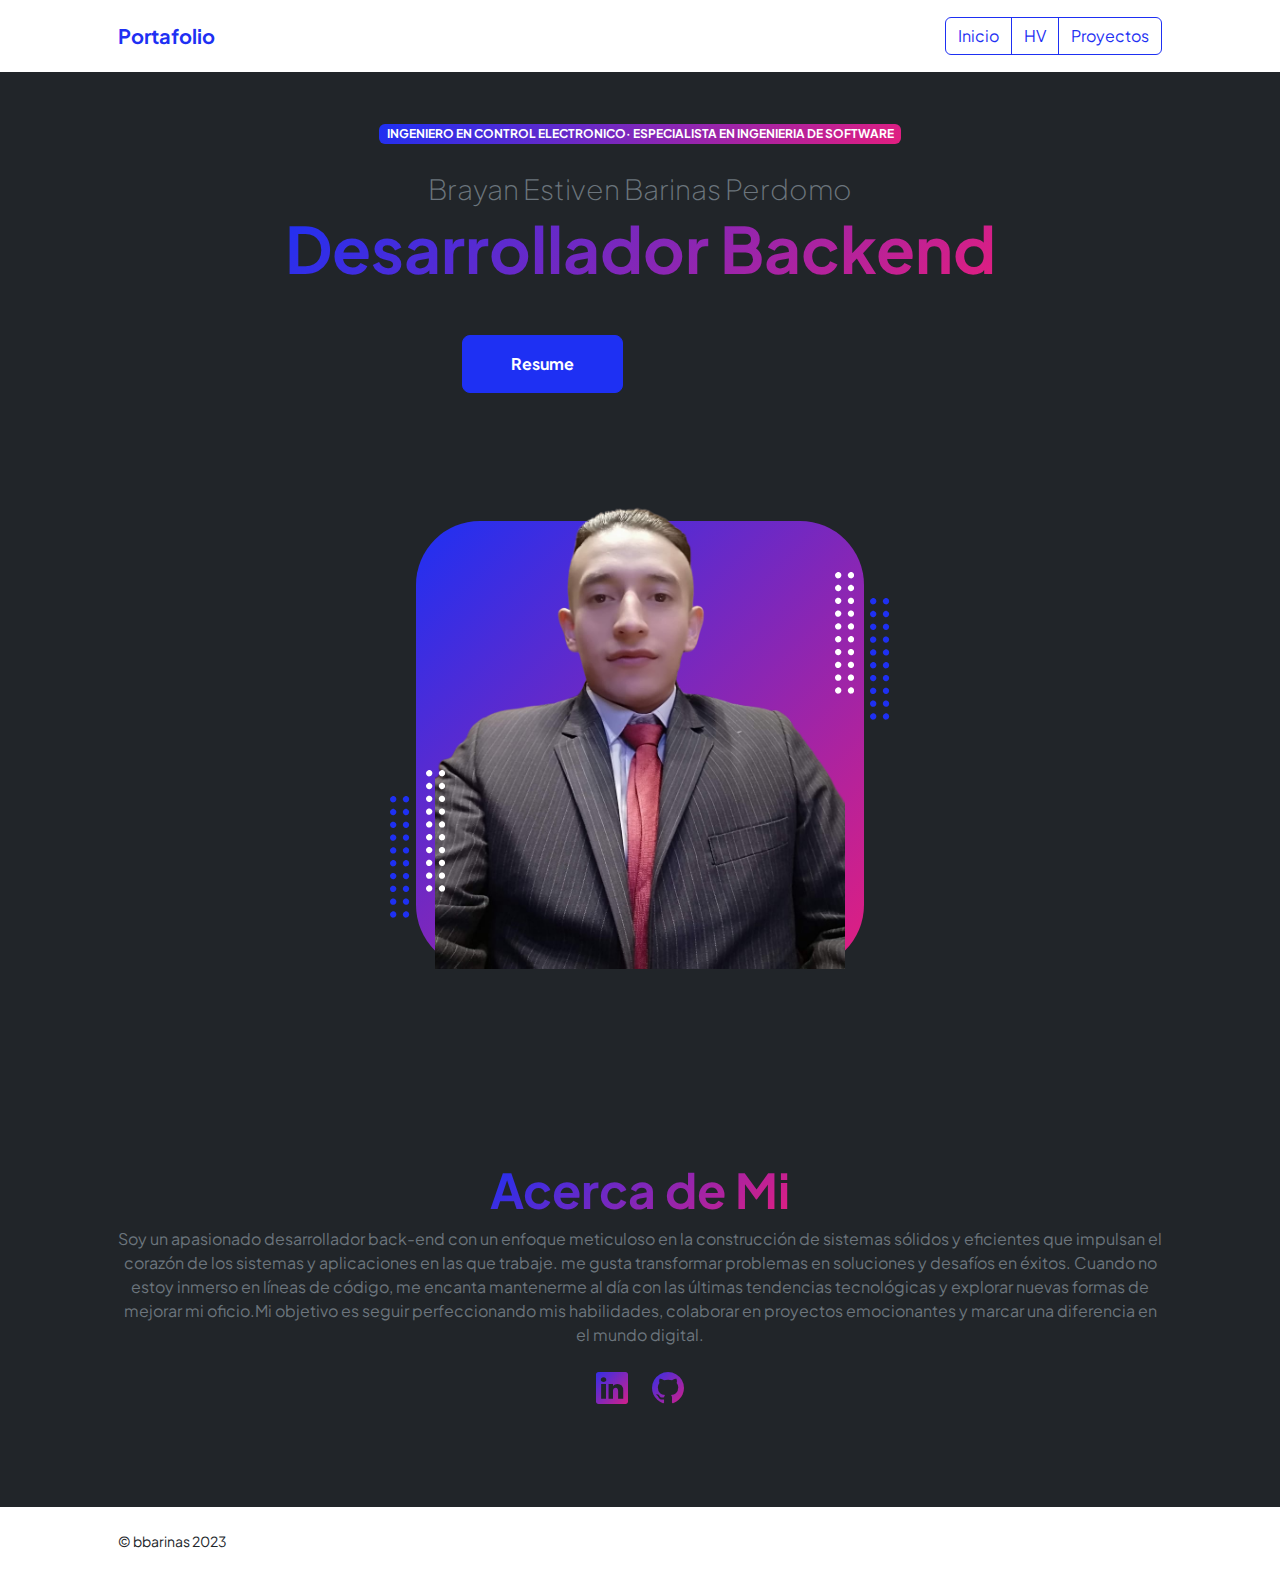
<file: index.html>
<!DOCTYPE html>
<html lang="en">
    <head>
        <meta charset="utf-8" />
        <meta name="viewport" content="width=device-width, initial-scale=1, shrink-to-fit=no" />
        <meta name="description" content="" />
        <meta name="author" content="" />
        <title>Personal - Start Bootstrap Theme</title>
        <!-- Favicon-->
        <link rel="icon" type="image/x-icon" href="assets/favicon.ico" />
        <!-- Custom Google font-->
        <link rel="preconnect" href="https://fonts.googleapis.com" />
        <link rel="preconnect" href="https://fonts.gstatic.com" crossorigin />
        <link href="https://fonts.googleapis.com/css2?family=Plus+Jakarta+Sans:wght@100;200;300;400;500;600;700;800;900&amp;display=swap" rel="stylesheet" />
        <!-- Bootstrap icons-->
        <link href="https://cdn.jsdelivr.net/npm/bootstrap-icons@1.8.1/font/bootstrap-icons.css" rel="stylesheet" />
        <!-- Core theme CSS (includes Bootstrap)-->
        <link href="css/styles.css" rel="stylesheet" />
    </head>
    <body class="bg-dark d-flex flex-column h-100">
        <main class="flex-shrink-0">
            <!-- Navigation-->
            <nav class="navbar navbar-expand-lg navbar-light bg-white py-3">
                <div class="container px-5">
                    <a class="navbar-brand" href="index.html"><span class="fw-bolder text-primary">Portafolio</span></a>
                    <button class="navbar-toggler" type="button" data-bs-toggle="collapse" data-bs-target="#navbarSupportedContent" aria-controls="navbarSupportedContent" aria-expanded="false" aria-label="Toggle navigation"><span class="navbar-toggler-icon"></span></button>
                    <div class=" collapse navbar-collapse" id="navbarSupportedContent">
                        <div class="btn-group navbar-nav ms-auto mb-2 mb-lg-0 small fw-bolder"" role="group" aria-label="Basic outlined example">
                            <a class="btn btn-outline-primary" href="index.html">Inicio</a>
                            <a class="btn btn-outline-primary" href="resume.html">HV</a>
                            <a class="btn btn-outline-primary" href="projects.html">Proyectos</a>
                           
                          </div>
                    </div>
                </div>
            </nav>
            <!-- Header-->
            <header class="py-5">
                <div class="container px-5 pb-5">
                    <div class="row gx-5 align-items-center">
                        <div class="col-xxl-5">
                            <!-- Header text content-->
                            <div class="text-center text-xxl-start">
                                <div class="badge bg-gradient-primary-to-secondary text-white mb-4"><div class="text-uppercase"> Ingeniero en control electronico&middot; Especialista en ingenieria de Software</div></div>
                                <div class="fs-3 fw-light text-muted">Brayan Estiven Barinas Perdomo</div>
                                <h1 class="display-3 fw-bolder mb-5"><span class="text-gradient d-inline">Desarrollador Backend </span></h1>
                                <div class="d-grid gap-3 d-sm-flex justify-content-sm-center justify-content-xxl-start mb-3">
                                    <a class="btn btn-primary btn-lg px-5 py-3 me-sm-3 fs-6 fw-bolder" href="resume.html">Resume</a>
                                    <a class="btn btn-outline-dark btn-lg px-5 py-3 fs-6 fw-bolder" href="projects.html">Projects</a>
                                </div>
                            </div>
                        </div>
                        <div class="col-xxl-7">
                            <!-- Header profile picture-->
                            <div class="d-flex justify-content-center mt-5 mt-xxl-0">
                                <div class="profile bg-gradient-primary-to-secondary">
                                    <!-- TIP: For best results, use a photo with a transparent background like the demo example below-->
                                    <!-- Watch a tutorial on how to do this on YouTube (link)-->
                                    <img class="profile-img img-fluid" src="assets/bebp.png" alt="..." width="410px" />
                                    <div class="dots-1">
                                        <!-- SVG Dots-->
                                        <svg version="1.1" xmlns="http://www.w3.org/2000/svg" xmlns:xlink="http://www.w3.org/1999/xlink" x="0px" y="0px" viewBox="0 0 191.6 1215.4" style="enable-background: new 0 0 191.6 1215.4" xml:space="preserve">
                                            <g transform="translate(0.000000,1280.000000) scale(0.100000,-0.100000)">
                                                <path d="M227.7,12788.6c-105-35-200-141-222-248c-43-206,163-412,369-369c155,32,275,190,260,339c-11,105-90,213-190,262        C383.7,12801.6,289.7,12808.6,227.7,12788.6z"></path>
                                                <path d="M1507.7,12788.6c-151-50-253-216-222-362c25-119,136-230,254-255c194-41,395,142,375,339c-11,105-90,213-190,262        C1663.7,12801.6,1569.7,12808.6,1507.7,12788.6z"></path>
                                                <path d="M227.7,11508.6c-105-35-200-141-222-248c-43-206,163-412,369-369c155,32,275,190,260,339c-11,105-90,213-190,262        C383.7,11521.6,289.7,11528.6,227.7,11508.6z"></path>
                                                <path d="M1507.7,11508.6c-151-50-253-216-222-362c25-119,136-230,254-255c194-41,395,142,375,339c-11,105-90,213-190,262        C1663.7,11521.6,1569.7,11528.6,1507.7,11508.6z"></path>
                                                <path d="M227.7,10228.6c-105-35-200-141-222-248c-43-206,163-412,369-369c155,32,275,190,260,339c-11,105-90,213-190,262        C383.7,10241.6,289.7,10248.6,227.7,10228.6z"></path>
                                                <path d="M1507.7,10228.6c-105-35-200-141-222-248c-43-206,163-412,369-369c155,32,275,190,260,339c-11,105-90,213-190,262        C1663.7,10241.6,1569.7,10248.6,1507.7,10228.6z"></path>
                                                <path d="M227.7,8948.6c-105-35-200-141-222-248c-43-206,163-412,369-369c155,32,275,190,260,339c-11,105-90,213-190,262        C383.7,8961.6,289.7,8968.6,227.7,8948.6z"></path>
                                                <path d="M1507.7,8948.6c-105-35-200-141-222-248c-43-206,163-412,369-369c155,32,275,190,260,339c-11,105-90,213-190,262        C1663.7,8961.6,1569.7,8968.6,1507.7,8948.6z"></path>
                                                <path d="M227.7,7668.6c-105-35-200-141-222-248c-43-206,163-412,369-369c155,32,275,190,260,339c-11,105-90,213-190,262        C383.7,7681.6,289.7,7688.6,227.7,7668.6z"></path>
                                                <path d="M1507.7,7668.6c-105-35-200-141-222-248c-43-206,163-412,369-369c155,32,275,190,260,339c-11,105-90,213-190,262        C1663.7,7681.6,1569.7,7688.6,1507.7,7668.6z"></path>
                                                <path d="M227.7,6388.6c-105-35-200-141-222-248c-43-206,163-412,369-369c155,32,275,190,260,339c-11,105-90,213-190,262        C383.7,6401.6,289.7,6408.6,227.7,6388.6z"></path>
                                                <path d="M1507.7,6388.6c-105-35-200-141-222-248c-43-206,163-412,369-369c155,32,275,190,260,339c-11,105-90,213-190,262        C1663.7,6401.6,1569.7,6408.6,1507.7,6388.6z"></path>
                                                <path d="M227.7,5108.6c-105-35-200-141-222-248c-43-206,163-412,369-369c155,32,275,190,260,339c-11,105-90,213-190,262        C383.7,5121.6,289.7,5128.6,227.7,5108.6z"></path>
                                                <path d="M1507.7,5108.6c-105-35-200-141-222-248c-43-206,163-412,369-369c155,32,275,190,260,339c-11,105-90,213-190,262        C1663.7,5121.6,1569.7,5128.6,1507.7,5108.6z"></path>
                                                <path d="M227.7,3828.6c-105-35-200-141-222-248c-43-206,163-412,369-369c155,32,275,190,260,339c-11,105-90,213-190,262        C383.7,3841.6,289.7,3848.6,227.7,3828.6z"></path>
                                                <path d="M1507.7,3828.6c-105-35-200-141-222-248c-43-206,163-412,369-369c155,32,275,190,260,339c-11,105-90,213-190,262        C1663.7,3841.6,1569.7,3848.6,1507.7,3828.6z"></path>
                                                <path d="M227.7,2548.6c-105-35-200-141-222-248c-43-206,163-412,369-369c155,32,275,190,260,339c-11,105-90,213-190,262        C383.7,2561.6,289.7,2568.6,227.7,2548.6z"></path>
                                                <path d="M1507.7,2548.6c-105-35-200-141-222-248c-43-206,163-412,369-369c155,32,275,190,260,339c-11,105-90,213-190,262        C1663.7,2561.6,1569.7,2568.6,1507.7,2548.6z"></path>
                                                <path d="M227.7,1268.6c-105-35-200-141-222-248c-43-206,163-412,369-369c155,32,275,190,260,339c-11,105-90,213-190,262        C383.7,1281.6,289.7,1288.6,227.7,1268.6z"></path>
                                                <path d="M1507.7,1268.6c-105-35-200-141-222-248c-43-206,163-412,369-369c155,32,275,190,260,339c-11,105-90,213-190,262        C1663.7,1281.6,1569.7,1288.6,1507.7,1268.6z"></path>
                                            </g>
                                        </svg>
                                        <!-- END of SVG dots-->
                                    </div>
                                    <div class="dots-2">
                                        <!-- SVG Dots-->
                                        <svg version="1.1" xmlns="http://www.w3.org/2000/svg" xmlns:xlink="http://www.w3.org/1999/xlink" x="0px" y="0px" viewBox="0 0 191.6 1215.4" style="enable-background: new 0 0 191.6 1215.4" xml:space="preserve">
                                            <g transform="translate(0.000000,1280.000000) scale(0.100000,-0.100000)">
                                                <path d="M227.7,12788.6c-105-35-200-141-222-248c-43-206,163-412,369-369c155,32,275,190,260,339c-11,105-90,213-190,262        C383.7,12801.6,289.7,12808.6,227.7,12788.6z"></path>
                                                <path d="M1507.7,12788.6c-151-50-253-216-222-362c25-119,136-230,254-255c194-41,395,142,375,339c-11,105-90,213-190,262        C1663.7,12801.6,1569.7,12808.6,1507.7,12788.6z"></path>
                                                <path d="M227.7,11508.6c-105-35-200-141-222-248c-43-206,163-412,369-369c155,32,275,190,260,339c-11,105-90,213-190,262        C383.7,11521.6,289.7,11528.6,227.7,11508.6z"></path>
                                                <path d="M1507.7,11508.6c-151-50-253-216-222-362c25-119,136-230,254-255c194-41,395,142,375,339c-11,105-90,213-190,262        C1663.7,11521.6,1569.7,11528.6,1507.7,11508.6z"></path>
                                                <path d="M227.7,10228.6c-105-35-200-141-222-248c-43-206,163-412,369-369c155,32,275,190,260,339c-11,105-90,213-190,262        C383.7,10241.6,289.7,10248.6,227.7,10228.6z"></path>
                                                <path d="M1507.7,10228.6c-105-35-200-141-222-248c-43-206,163-412,369-369c155,32,275,190,260,339c-11,105-90,213-190,262        C1663.7,10241.6,1569.7,10248.6,1507.7,10228.6z"></path>
                                                <path d="M227.7,8948.6c-105-35-200-141-222-248c-43-206,163-412,369-369c155,32,275,190,260,339c-11,105-90,213-190,262        C383.7,8961.6,289.7,8968.6,227.7,8948.6z"></path>
                                                <path d="M1507.7,8948.6c-105-35-200-141-222-248c-43-206,163-412,369-369c155,32,275,190,260,339c-11,105-90,213-190,262        C1663.7,8961.6,1569.7,8968.6,1507.7,8948.6z"></path>
                                                <path d="M227.7,7668.6c-105-35-200-141-222-248c-43-206,163-412,369-369c155,32,275,190,260,339c-11,105-90,213-190,262        C383.7,7681.6,289.7,7688.6,227.7,7668.6z"></path>
                                                <path d="M1507.7,7668.6c-105-35-200-141-222-248c-43-206,163-412,369-369c155,32,275,190,260,339c-11,105-90,213-190,262        C1663.7,7681.6,1569.7,7688.6,1507.7,7668.6z"></path>
                                                <path d="M227.7,6388.6c-105-35-200-141-222-248c-43-206,163-412,369-369c155,32,275,190,260,339c-11,105-90,213-190,262        C383.7,6401.6,289.7,6408.6,227.7,6388.6z"></path>
                                                <path d="M1507.7,6388.6c-105-35-200-141-222-248c-43-206,163-412,369-369c155,32,275,190,260,339c-11,105-90,213-190,262        C1663.7,6401.6,1569.7,6408.6,1507.7,6388.6z"></path>
                                                <path d="M227.7,5108.6c-105-35-200-141-222-248c-43-206,163-412,369-369c155,32,275,190,260,339c-11,105-90,213-190,262        C383.7,5121.6,289.7,5128.6,227.7,5108.6z"></path>
                                                <path d="M1507.7,5108.6c-105-35-200-141-222-248c-43-206,163-412,369-369c155,32,275,190,260,339c-11,105-90,213-190,262        C1663.7,5121.6,1569.7,5128.6,1507.7,5108.6z"></path>
                                                <path d="M227.7,3828.6c-105-35-200-141-222-248c-43-206,163-412,369-369c155,32,275,190,260,339c-11,105-90,213-190,262        C383.7,3841.6,289.7,3848.6,227.7,3828.6z"></path>
                                                <path d="M1507.7,3828.6c-105-35-200-141-222-248c-43-206,163-412,369-369c155,32,275,190,260,339c-11,105-90,213-190,262        C1663.7,3841.6,1569.7,3848.6,1507.7,3828.6z"></path>
                                                <path d="M227.7,2548.6c-105-35-200-141-222-248c-43-206,163-412,369-369c155,32,275,190,260,339c-11,105-90,213-190,262        C383.7,2561.6,289.7,2568.6,227.7,2548.6z"></path>
                                                <path d="M1507.7,2548.6c-105-35-200-141-222-248c-43-206,163-412,369-369c155,32,275,190,260,339c-11,105-90,213-190,262        C1663.7,2561.6,1569.7,2568.6,1507.7,2548.6z"></path>
                                                <path d="M227.7,1268.6c-105-35-200-141-222-248c-43-206,163-412,369-369c155,32,275,190,260,339c-11,105-90,213-190,262        C383.7,1281.6,289.7,1288.6,227.7,1268.6z"></path>
                                                <path d="M1507.7,1268.6c-105-35-200-141-222-248c-43-206,163-412,369-369c155,32,275,190,260,339c-11,105-90,213-190,262        C1663.7,1281.6,1569.7,1288.6,1507.7,1268.6z"></path>
                                            </g>
                                        </svg>
                                        <!-- END of SVG dots-->
                                    </div>
                                    <div class="dots-3">
                                        <!-- SVG Dots-->
                                        <svg version="1.1" xmlns="http://www.w3.org/2000/svg" xmlns:xlink="http://www.w3.org/1999/xlink" x="0px" y="0px" viewBox="0 0 191.6 1215.4" style="enable-background: new 0 0 191.6 1215.4" xml:space="preserve">
                                            <g transform="translate(0.000000,1280.000000) scale(0.100000,-0.100000)">
                                                <path d="M227.7,12788.6c-105-35-200-141-222-248c-43-206,163-412,369-369c155,32,275,190,260,339c-11,105-90,213-190,262        C383.7,12801.6,289.7,12808.6,227.7,12788.6z"></path>
                                                <path d="M1507.7,12788.6c-151-50-253-216-222-362c25-119,136-230,254-255c194-41,395,142,375,339c-11,105-90,213-190,262        C1663.7,12801.6,1569.7,12808.6,1507.7,12788.6z"></path>
                                                <path d="M227.7,11508.6c-105-35-200-141-222-248c-43-206,163-412,369-369c155,32,275,190,260,339c-11,105-90,213-190,262        C383.7,11521.6,289.7,11528.6,227.7,11508.6z"></path>
                                                <path d="M1507.7,11508.6c-151-50-253-216-222-362c25-119,136-230,254-255c194-41,395,142,375,339c-11,105-90,213-190,262        C1663.7,11521.6,1569.7,11528.6,1507.7,11508.6z"></path>
                                                <path d="M227.7,10228.6c-105-35-200-141-222-248c-43-206,163-412,369-369c155,32,275,190,260,339c-11,105-90,213-190,262        C383.7,10241.6,289.7,10248.6,227.7,10228.6z"></path>
                                                <path d="M1507.7,10228.6c-105-35-200-141-222-248c-43-206,163-412,369-369c155,32,275,190,260,339c-11,105-90,213-190,262        C1663.7,10241.6,1569.7,10248.6,1507.7,10228.6z"></path>
                                                <path d="M227.7,8948.6c-105-35-200-141-222-248c-43-206,163-412,369-369c155,32,275,190,260,339c-11,105-90,213-190,262        C383.7,8961.6,289.7,8968.6,227.7,8948.6z"></path>
                                                <path d="M1507.7,8948.6c-105-35-200-141-222-248c-43-206,163-412,369-369c155,32,275,190,260,339c-11,105-90,213-190,262        C1663.7,8961.6,1569.7,8968.6,1507.7,8948.6z"></path>
                                                <path d="M227.7,7668.6c-105-35-200-141-222-248c-43-206,163-412,369-369c155,32,275,190,260,339c-11,105-90,213-190,262        C383.7,7681.6,289.7,7688.6,227.7,7668.6z"></path>
                                                <path d="M1507.7,7668.6c-105-35-200-141-222-248c-43-206,163-412,369-369c155,32,275,190,260,339c-11,105-90,213-190,262        C1663.7,7681.6,1569.7,7688.6,1507.7,7668.6z"></path>
                                                <path d="M227.7,6388.6c-105-35-200-141-222-248c-43-206,163-412,369-369c155,32,275,190,260,339c-11,105-90,213-190,262        C383.7,6401.6,289.7,6408.6,227.7,6388.6z"></path>
                                                <path d="M1507.7,6388.6c-105-35-200-141-222-248c-43-206,163-412,369-369c155,32,275,190,260,339c-11,105-90,213-190,262        C1663.7,6401.6,1569.7,6408.6,1507.7,6388.6z"></path>
                                                <path d="M227.7,5108.6c-105-35-200-141-222-248c-43-206,163-412,369-369c155,32,275,190,260,339c-11,105-90,213-190,262        C383.7,5121.6,289.7,5128.6,227.7,5108.6z"></path>
                                                <path d="M1507.7,5108.6c-105-35-200-141-222-248c-43-206,163-412,369-369c155,32,275,190,260,339c-11,105-90,213-190,262        C1663.7,5121.6,1569.7,5128.6,1507.7,5108.6z"></path>
                                                <path d="M227.7,3828.6c-105-35-200-141-222-248c-43-206,163-412,369-369c155,32,275,190,260,339c-11,105-90,213-190,262        C383.7,3841.6,289.7,3848.6,227.7,3828.6z"></path>
                                                <path d="M1507.7,3828.6c-105-35-200-141-222-248c-43-206,163-412,369-369c155,32,275,190,260,339c-11,105-90,213-190,262        C1663.7,3841.6,1569.7,3848.6,1507.7,3828.6z"></path>
                                                <path d="M227.7,2548.6c-105-35-200-141-222-248c-43-206,163-412,369-369c155,32,275,190,260,339c-11,105-90,213-190,262        C383.7,2561.6,289.7,2568.6,227.7,2548.6z"></path>
                                                <path d="M1507.7,2548.6c-105-35-200-141-222-248c-43-206,163-412,369-369c155,32,275,190,260,339c-11,105-90,213-190,262        C1663.7,2561.6,1569.7,2568.6,1507.7,2548.6z"></path>
                                                <path d="M227.7,1268.6c-105-35-200-141-222-248c-43-206,163-412,369-369c155,32,275,190,260,339c-11,105-90,213-190,262        C383.7,1281.6,289.7,1288.6,227.7,1268.6z"></path>
                                                <path d="M1507.7,1268.6c-105-35-200-141-222-248c-43-206,163-412,369-369c155,32,275,190,260,339c-11,105-90,213-190,262        C1663.7,1281.6,1569.7,1288.6,1507.7,1268.6z"></path>
                                            </g>
                                        </svg>
                                        <!-- END of SVG dots-->
                                    </div>
                                    <div class="dots-4">
                                        <!-- SVG Dots-->
                                        <svg version="1.1" xmlns="http://www.w3.org/2000/svg" xmlns:xlink="http://www.w3.org/1999/xlink" x="0px" y="0px" viewBox="0 0 191.6 1215.4" style="enable-background: new 0 0 191.6 1215.4" xml:space="preserve">
                                            <g transform="translate(0.000000,1280.000000) scale(0.100000,-0.100000)">
                                                <path d="M227.7,12788.6c-105-35-200-141-222-248c-43-206,163-412,369-369c155,32,275,190,260,339c-11,105-90,213-190,262        C383.7,12801.6,289.7,12808.6,227.7,12788.6z"></path>
                                                <path d="M1507.7,12788.6c-151-50-253-216-222-362c25-119,136-230,254-255c194-41,395,142,375,339c-11,105-90,213-190,262        C1663.7,12801.6,1569.7,12808.6,1507.7,12788.6z"></path>
                                                <path d="M227.7,11508.6c-105-35-200-141-222-248c-43-206,163-412,369-369c155,32,275,190,260,339c-11,105-90,213-190,262        C383.7,11521.6,289.7,11528.6,227.7,11508.6z"></path>
                                                <path d="M1507.7,11508.6c-151-50-253-216-222-362c25-119,136-230,254-255c194-41,395,142,375,339c-11,105-90,213-190,262        C1663.7,11521.6,1569.7,11528.6,1507.7,11508.6z"></path>
                                                <path d="M227.7,10228.6c-105-35-200-141-222-248c-43-206,163-412,369-369c155,32,275,190,260,339c-11,105-90,213-190,262        C383.7,10241.6,289.7,10248.6,227.7,10228.6z"></path>
                                                <path d="M1507.7,10228.6c-105-35-200-141-222-248c-43-206,163-412,369-369c155,32,275,190,260,339c-11,105-90,213-190,262        C1663.7,10241.6,1569.7,10248.6,1507.7,10228.6z"></path>
                                                <path d="M227.7,8948.6c-105-35-200-141-222-248c-43-206,163-412,369-369c155,32,275,190,260,339c-11,105-90,213-190,262        C383.7,8961.6,289.7,8968.6,227.7,8948.6z"></path>
                                                <path d="M1507.7,8948.6c-105-35-200-141-222-248c-43-206,163-412,369-369c155,32,275,190,260,339c-11,105-90,213-190,262        C1663.7,8961.6,1569.7,8968.6,1507.7,8948.6z"></path>
                                                <path d="M227.7,7668.6c-105-35-200-141-222-248c-43-206,163-412,369-369c155,32,275,190,260,339c-11,105-90,213-190,262        C383.7,7681.6,289.7,7688.6,227.7,7668.6z"></path>
                                                <path d="M1507.7,7668.6c-105-35-200-141-222-248c-43-206,163-412,369-369c155,32,275,190,260,339c-11,105-90,213-190,262        C1663.7,7681.6,1569.7,7688.6,1507.7,7668.6z"></path>
                                                <path d="M227.7,6388.6c-105-35-200-141-222-248c-43-206,163-412,369-369c155,32,275,190,260,339c-11,105-90,213-190,262        C383.7,6401.6,289.7,6408.6,227.7,6388.6z"></path>
                                                <path d="M1507.7,6388.6c-105-35-200-141-222-248c-43-206,163-412,369-369c155,32,275,190,260,339c-11,105-90,213-190,262        C1663.7,6401.6,1569.7,6408.6,1507.7,6388.6z"></path>
                                                <path d="M227.7,5108.6c-105-35-200-141-222-248c-43-206,163-412,369-369c155,32,275,190,260,339c-11,105-90,213-190,262        C383.7,5121.6,289.7,5128.6,227.7,5108.6z"></path>
                                                <path d="M1507.7,5108.6c-105-35-200-141-222-248c-43-206,163-412,369-369c155,32,275,190,260,339c-11,105-90,213-190,262        C1663.7,5121.6,1569.7,5128.6,1507.7,5108.6z"></path>
                                                <path d="M227.7,3828.6c-105-35-200-141-222-248c-43-206,163-412,369-369c155,32,275,190,260,339c-11,105-90,213-190,262        C383.7,3841.6,289.7,3848.6,227.7,3828.6z"></path>
                                                <path d="M1507.7,3828.6c-105-35-200-141-222-248c-43-206,163-412,369-369c155,32,275,190,260,339c-11,105-90,213-190,262        C1663.7,3841.6,1569.7,3848.6,1507.7,3828.6z"></path>
                                                <path d="M227.7,2548.6c-105-35-200-141-222-248c-43-206,163-412,369-369c155,32,275,190,260,339c-11,105-90,213-190,262        C383.7,2561.6,289.7,2568.6,227.7,2548.6z"></path>
                                                <path d="M1507.7,2548.6c-105-35-200-141-222-248c-43-206,163-412,369-369c155,32,275,190,260,339c-11,105-90,213-190,262        C1663.7,2561.6,1569.7,2568.6,1507.7,2548.6z"></path>
                                                <path d="M227.7,1268.6c-105-35-200-141-222-248c-43-206,163-412,369-369c155,32,275,190,260,339c-11,105-90,213-190,262        C383.7,1281.6,289.7,1288.6,227.7,1268.6z"></path>
                                                <path d="M1507.7,1268.6c-105-35-200-141-222-248c-43-206,163-412,369-369c155,32,275,190,260,339c-11,105-90,213-190,262        C1663.7,1281.6,1569.7,1288.6,1507.7,1268.6z"></path>
                                            </g>
                                        </svg>
                                        <!-- END of SVG dots-->
                                    </div>
                                </div>
                            </div>
                        </div>
                    </div>
                </div>
            </header>
            <!-- About Section-->
            <section class="bg-dark py-5">
                <div class="container px-5">
                    <div class="row gx-5 justify-content-center">
                        <div class="col-xxl-8">
                            <div class="text-center my-5">
                                <h2 class="display-5 fw-bolder"><span class="text-gradient d-inline">Acerca de Mi</span></h2>
                                <p class="text-muted">Soy un apasionado desarrollador back-end con un enfoque meticuloso en la construcción de sistemas sólidos y eficientes que impulsan el corazón de los sistemas
                                     y aplicaciones en las que trabaje. me gusta transformar problemas en soluciones y desafíos en éxitos. Cuando no estoy inmerso en líneas de código, me encanta mantenerme al día
                                    con las últimas tendencias tecnológicas y explorar nuevas formas de mejorar mi oficio.Mi objetivo es seguir perfeccionando mis habilidades, colaborar en proyectos emocionantes y
                                     marcar una diferencia en el mundo digital.</p>
                                     
                                <div class="d-flex justify-content-center fs-2 gap-4">
                                    <!-- <a class="text-gradient" href="#!"><i class="bi bi-twitter"></i></a> -->
                                    <a class="text-gradient" href="https://www.linkedin.com/in/brayan-estiven-barinas-perdomo-715908175/"><i class="bi bi-linkedin"></i></a>
                                    <a class="text-gradient" href="https://github.com/BarinasB"><i class="bi bi-github"></i></a>
                                </div>
                            </div>
                        </div>
                    </div>
                </div>
            </section>
        </main>
        <!-- Footer-->
        <footer class="bg-white py-4 mt-auto">
            <div class="container px-5">
                <div class="row align-items-center justify-content-between flex-column flex-sm-row">
                    <div class="col-auto"><div class="small m-0"> &copy; bbarinas 2023</div></div>
                    
                </div>
            </div>
        </footer>
        <!-- Bootstrap core JS-->
        <script src="https://cdn.jsdelivr.net/npm/bootstrap@5.2.3/dist/js/bootstrap.bundle.min.js"></script>
        <!-- Core theme JS-->
        <script src="js/scripts.js"></script>
    </body>
</html>
</file>
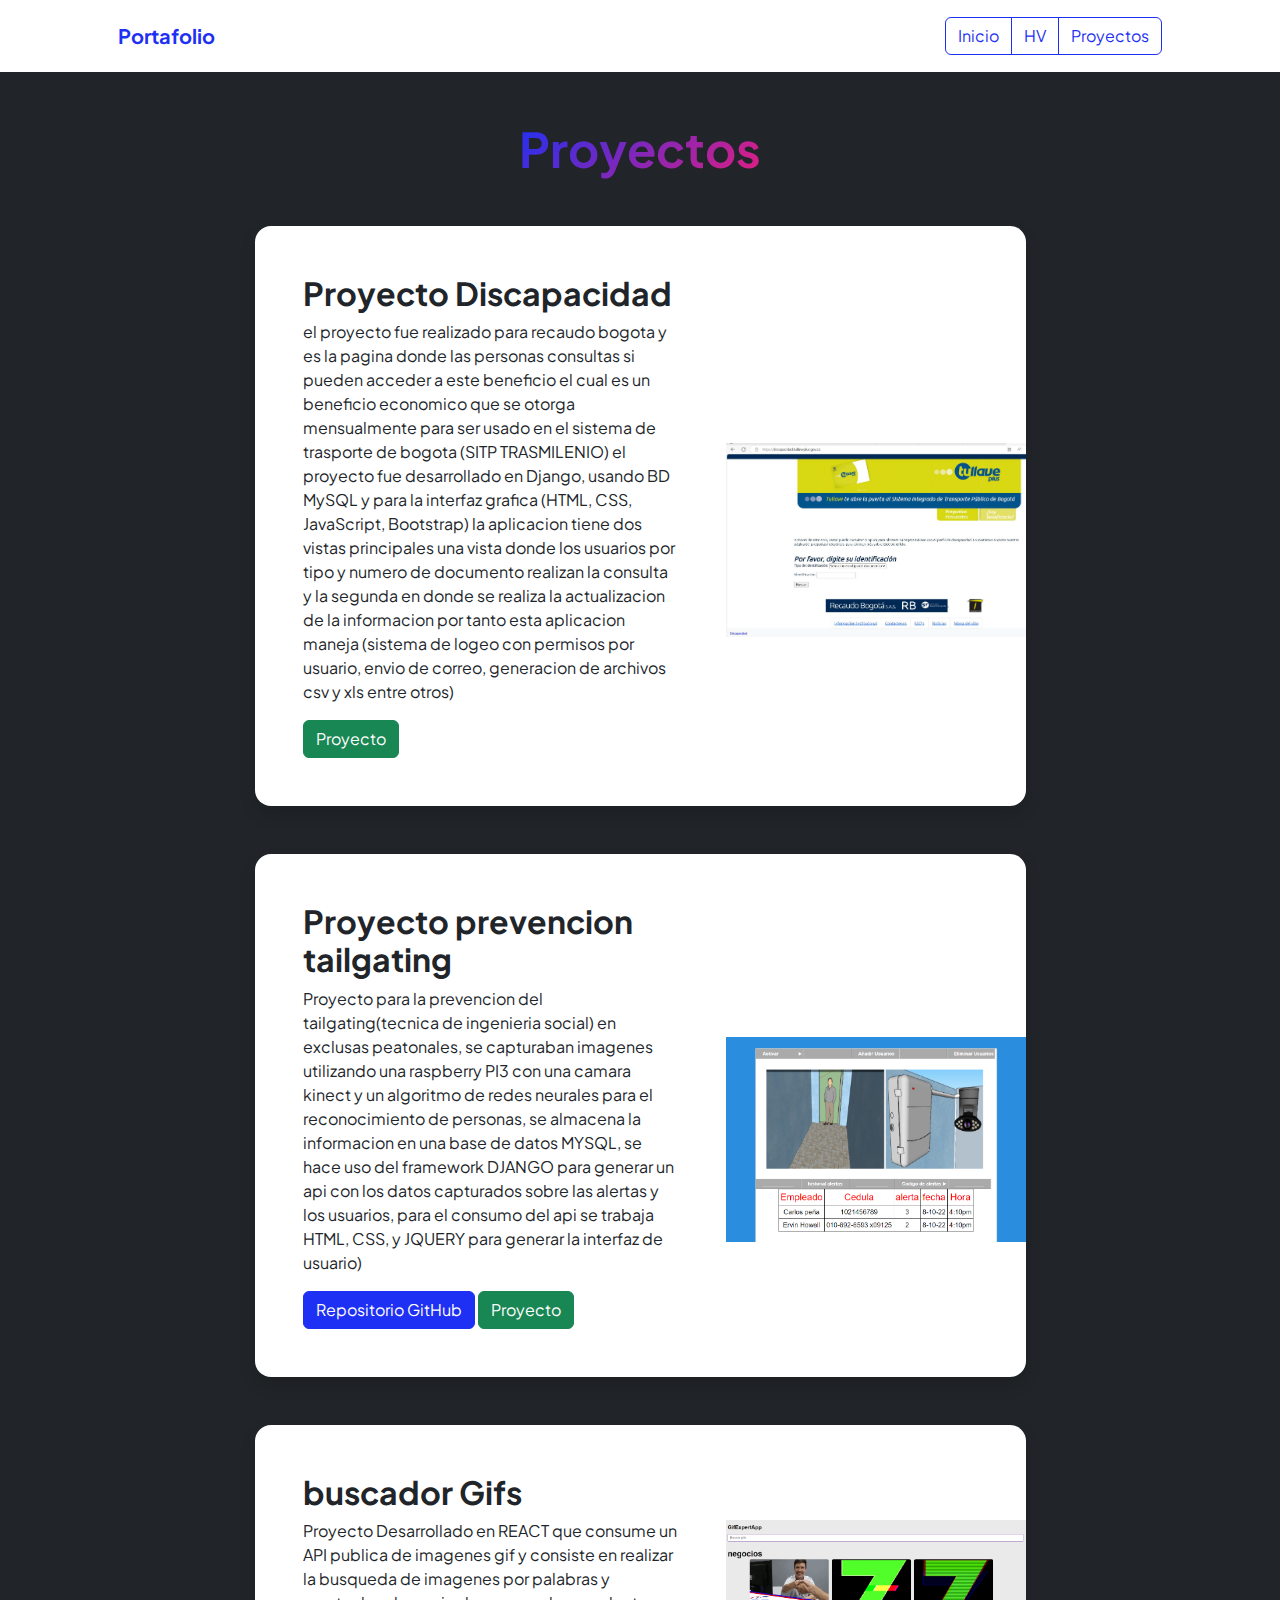
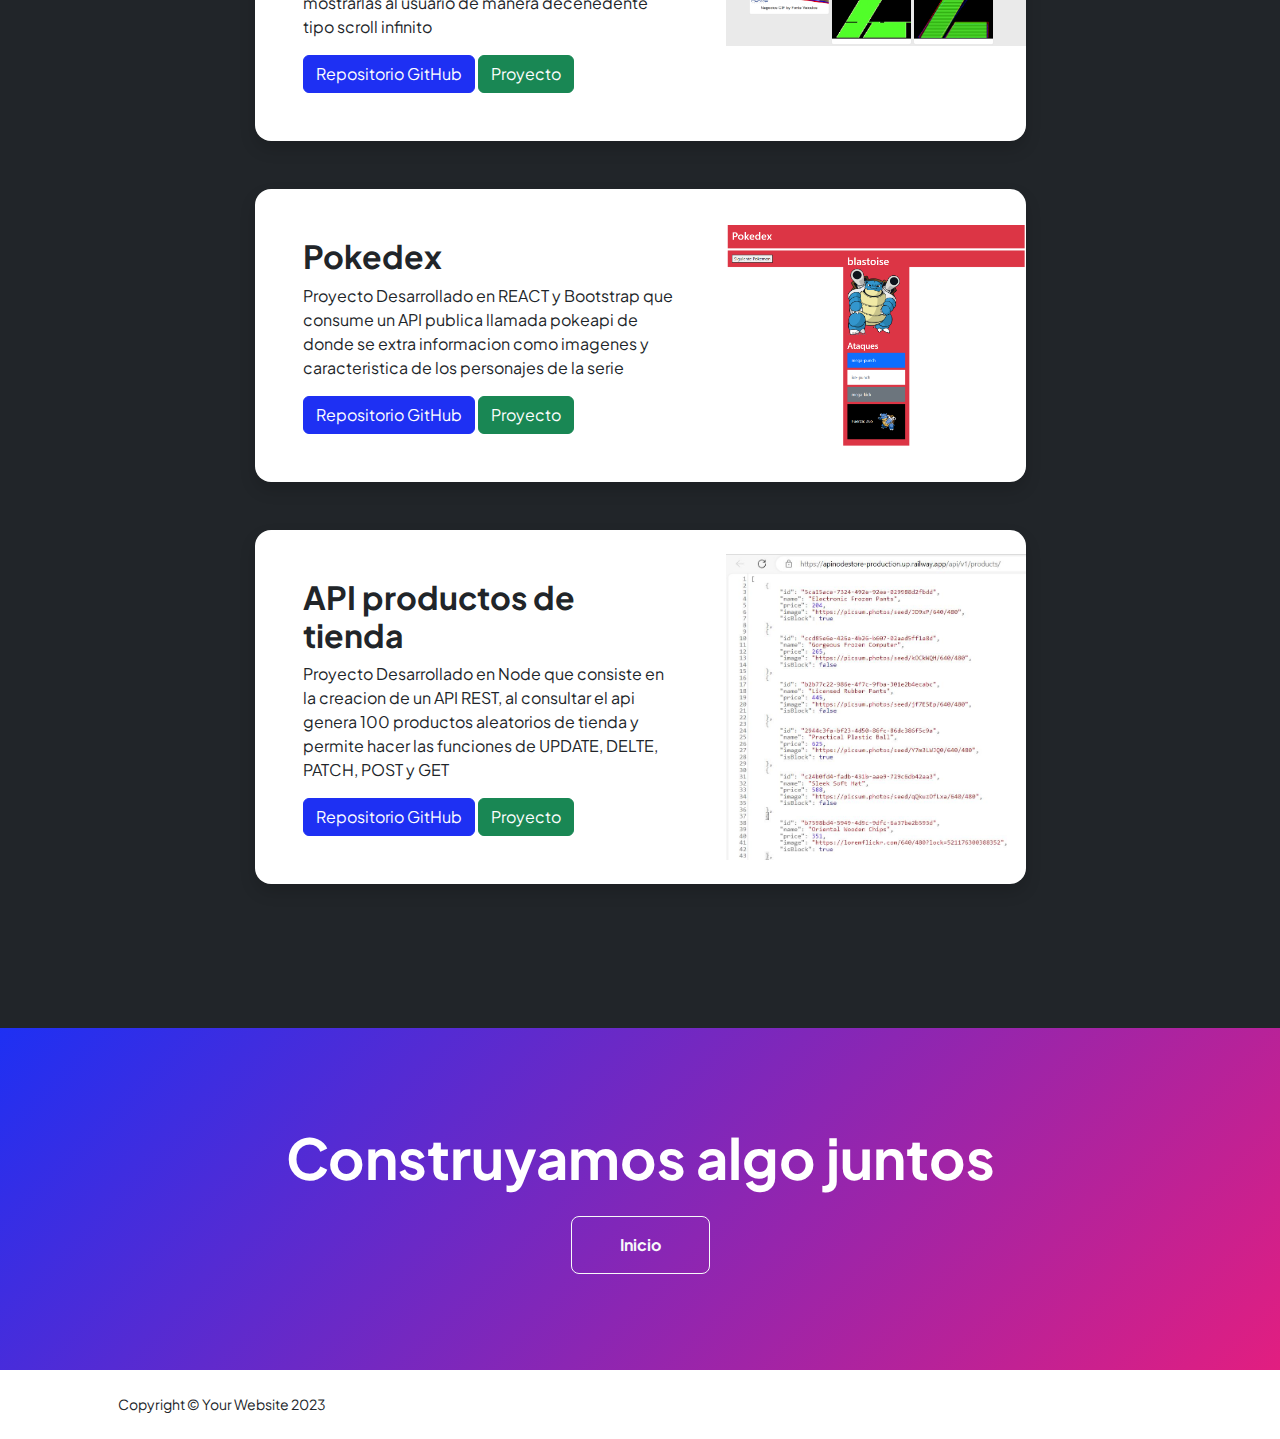
<file: projects.html>
<!DOCTYPE html>
<html lang="en">
    <head>
        <meta charset="utf-8" />
        <meta name="viewport" content="width=device-width, initial-scale=1, shrink-to-fit=no" />
        <meta name="description" content="" />
        <meta name="author" content="" />
        <title>Portafolio - Presentacion</title>
        <!-- Favicon-->
        <link rel="icon" type="image/x-icon" href="assets/favicon.ico" />
        <!-- Custom Google font-->
        <link rel="preconnect" href="https://fonts.googleapis.com" />
        <link rel="preconnect" href="https://fonts.gstatic.com" crossorigin />
        <link href="https://fonts.googleapis.com/css2?family=Plus+Jakarta+Sans:wght@100;200;300;400;500;600;700;800;900&amp;display=swap" rel="stylesheet" />
        <!-- Bootstrap icons-->
        <link href="https://cdn.jsdelivr.net/npm/bootstrap-icons@1.8.1/font/bootstrap-icons.css" rel="stylesheet" />
        <!-- Core theme CSS (includes Bootstrap)-->
        <link href="css/styles.css" rel="stylesheet" />
    </head>
    <body class="d-flex flex-column h-100 bg-dark">
        <main class="flex-shrink-0">
            <!-- Navigation-->
            <nav class="navbar navbar-expand-lg navbar-light bg-white py-3">
                <div class="container px-5">
                    <a class="navbar-brand" href="index.html"><span class="fw-bolder text-primary">Portafolio</span></a>
                    <button class="navbar-toggler" type="button" data-bs-toggle="collapse" data-bs-target="#navbarSupportedContent" aria-controls="navbarSupportedContent" aria-expanded="false" aria-label="Toggle navigation"><span class="navbar-toggler-icon"></span></button>
                    <div class="btn-group navbar-nav ms-auto mb-2 mb-lg-0 small fw-bolder"" role="group" aria-label="Basic outlined example">
                        <a class="btn btn-outline-primary" href="index.html">Inicio</a>
                        <a class="btn btn-outline-primary" href="resume.html">HV</a>
                        <a class="btn btn-outline-primary" href="projects.html">Proyectos</a>
                        
                      </div>
                </div>
            </nav>
            <!-- Projects Section-->
            <section class="py-5">
                <div class="container px-5 mb-5">
                    <div class="text-center mb-5">
                        <h1 class="display-5 fw-bolder mb-0"><span class="text-gradient d-inline">Proyectos</span></h1>
                    </div>
                    <div class="row gx-5 justify-content-center">
                        <div class="col-lg-11 col-xl-9 col-xxl-8">
                            
                            <!-- Project Card 1-->
                            <div class="card overflow-hidden shadow rounded-4 border-0 mb-5">
                                <div class="card-body p-0">
                                    <div class="d-flex align-items-center">
                                        <div class="p-5">
                                            <h2 class="fw-bolder">Proyecto Discapacidad</h2>
                                            <p>el proyecto fue realizado para recaudo bogota y es la pagina donde las personas consultas si pueden acceder a este beneficio
                                                el cual es un beneficio economico que se otorga mensualmente para ser usado en el sistema de trasporte de bogota (SITP TRASMILENIO)
                                                el proyecto fue desarrollado en Django, usando BD MySQL y para la interfaz grafica (HTML, CSS, JavaScript, Bootstrap) la aplicacion 
                                                tiene dos vistas principales una vista donde los usuarios por tipo y numero de documento realizan la consulta y la segunda en donde
                                                se realiza la actualizacion de la informacion por tanto esta aplicacion maneja (sistema de logeo con permisos por usuario, envio de correo,
                                                generacion de archivos csv y xls entre otros)

                                            </p>
                                            
                                            <a class="btn btn-success" href="https://discapacidad.tullaveplus.gov.co/"> Proyecto</a>
                                           
                                        </div>
                                        <img class="img-fluid mt-5" src="assets/discapacidad.jpg" alt="..." width="300px" height="300px" />
                                    </div>
                                </div>
                            </div>
                            
                            <!-- Project Card 1-->
                            <div class="card overflow-hidden shadow rounded-4 border-0 mb-5">
                                <div class="card-body p-0">
                                    <div class="d-flex align-items-center">
                                        <div class="p-5">
                                            <h2 class="fw-bolder">Proyecto prevencion tailgating</h2>
                                            <p>Proyecto para la prevencion del tailgating(tecnica de ingenieria social) en exclusas peatonales, se capturaban imagenes utilizando 
                                                una raspberry PI3 con una camara kinect y un algoritmo de redes neurales para el reconocimiento de personas, se almacena la informacion en una
                                                base de datos MYSQL, se hace uso del framework DJANGO para generar un api con los datos capturados sobre las alertas y los usuarios, para el consumo del api
                                                se trabaja HTML, CSS, y JQUERY para generar la interfaz  de usuario) </p>
                                            <a class="btn btn-primary" href="https://github.com/BarinasB/Proyecto_Prevencion_Tailgating">Repositorio GitHub</a>
                                            <a class="btn btn-success" href="https://tailgating.netlify.app/"> Proyecto</a>
                                           
                                        </div>
                                        <img class="img-fluid mt-5" src="assets/tailgating.png" alt="..." width="300px" height="300px" />
                                    </div>
                                </div>
                            </div>
                            <!-- Project Card 2-->
                            <div class="card overflow-hidden shadow rounded-4 border-0">
                                <div class="card-body p-0">
                                    <div class="d-flex align-items-center">
                                        <div class="p-5">
                                            <h2 class="fw-bolder">buscador Gifs</h2>
                                            <p>Proyecto Desarrollado en REACT que consume un API publica de imagenes gif y consiste en realizar la busqueda de imagenes por palabras y mostrarlas al usuario de manera decenedente tipo scroll infinito </p>
                                            <a class="btn btn-primary" href="https://github.com/BarinasB/react-gifexpert">Repositorio GitHub</a>
                                            <a class="btn btn-success" href="https://buscadorgifsbbarinas.netlify.app/"> Proyecto</a>
                                        </div>
                                        <img class="img-fluid" src="assets/busquedaGift.jpg" alt="..." width="300px" height="300px"  />
                                    </div>
                                </div>
                            </div>

                            <!-- Project Card 3-->
                            <div class="card overflow-hidden shadow rounded-4 border-0 my-5">
                                <div class="card-body p-0">
                                    <div class="d-flex align-items-center">
                                        <div class="p-5">
                                            <h2 class="fw-bolder">Pokedex</h2>
                                            <p>Proyecto Desarrollado en REACT y Bootstrap que consume un API publica llamada pokeapi de donde se extra informacion como imagenes y caracteristica de los personajes de la serie  </p>
                                            <a class="btn btn-primary" href="">Repositorio GitHub</a>
                                            <a class="btn btn-success" href="https://pokedexv1barinasb.netlify.app/"> Proyecto</a>
                                        </div>
                                        <img class="img-fluid" src="assets/pokedex.jpg" alt="..." width="300px" height="300px"  />
                                    </div>
                                </div>
                            </div>

                            
                            <!-- Project Card 4-->
                            <div class="card overflow-hidden shadow rounded-4 border-0 my-5">
                                <div class="card-body p-0">
                                    <div class="d-flex align-items-center">
                                        <div class="p-5">
                                            <h2 class="fw-bolder">API productos de tienda</h2>
                                            <p>Proyecto Desarrollado en Node que consiste en la creacion de un API REST, al consultar el api genera 100 productos aleatorios de tienda y permite hacer las funciones de UPDATE, DELTE, PATCH, POST y GET</p>
                                            <a class="btn btn-primary" href="https://github.com/BarinasB/api_node_store">Repositorio GitHub</a>
                                            <a class="btn btn-success" href="https://apinodestore-production.up.railway.app/api/v1/products/"> Proyecto</a>
                                        </div>
                                        <img class="img-fluid" src="assets/API.jpg" alt="..." width="300px" height="300px"  />
                                    </div>
                                </div>
                            </div>


                            


                            


                        </div>
                    </div>
                </div>

                    

            </section>
            <!-- Call to action section-->
            <section class="py-5 bg-gradient-primary-to-secondary text-white">
                <div class="container px-5 my-5">
                    <div class="text-center">
                        <h2 class="display-4 fw-bolder mb-4">Construyamos algo juntos</h2>
                        <a class="btn btn-outline-light btn-lg px-5 py-3 fs-6 fw-bolder" href="index.html">Inicio</a>
                    </div>
                </div>
            </section>
        </main>
        <!-- Footer-->
        <footer class="bg-white py-4 mt-auto">
            <div class="container px-5">
                <div class="row align-items-center justify-content-between flex-column flex-sm-row">
                    <div class="col-auto"><div class="small m-0">Copyright &copy; Your Website 2023</div></div>
                    
                </div>
            </div>
        </footer>
        <!-- Bootstrap core JS-->
        <script src="https://cdn.jsdelivr.net/npm/bootstrap@5.2.3/dist/js/bootstrap.bundle.min.js"></script>
        <!-- Core theme JS-->
        <script src="js/scripts.js"></script>
    </body>
</html>
</file>
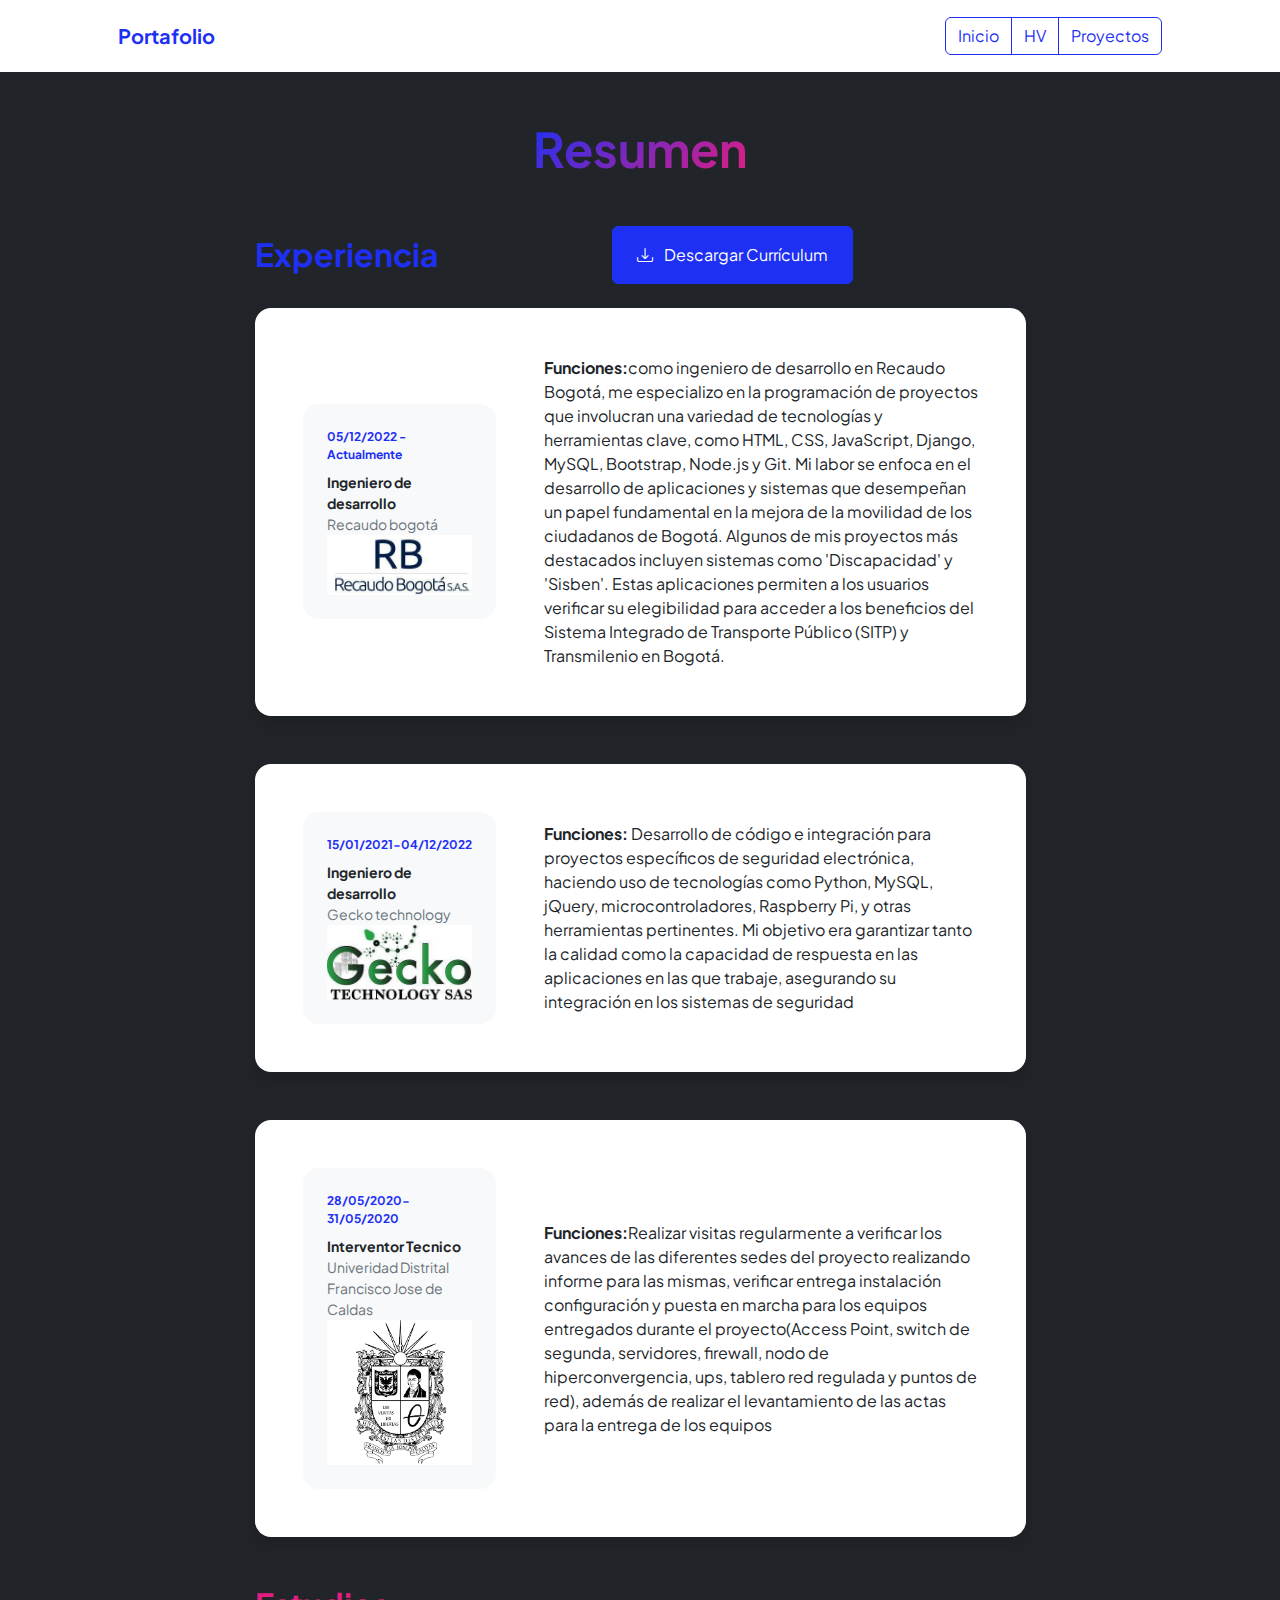
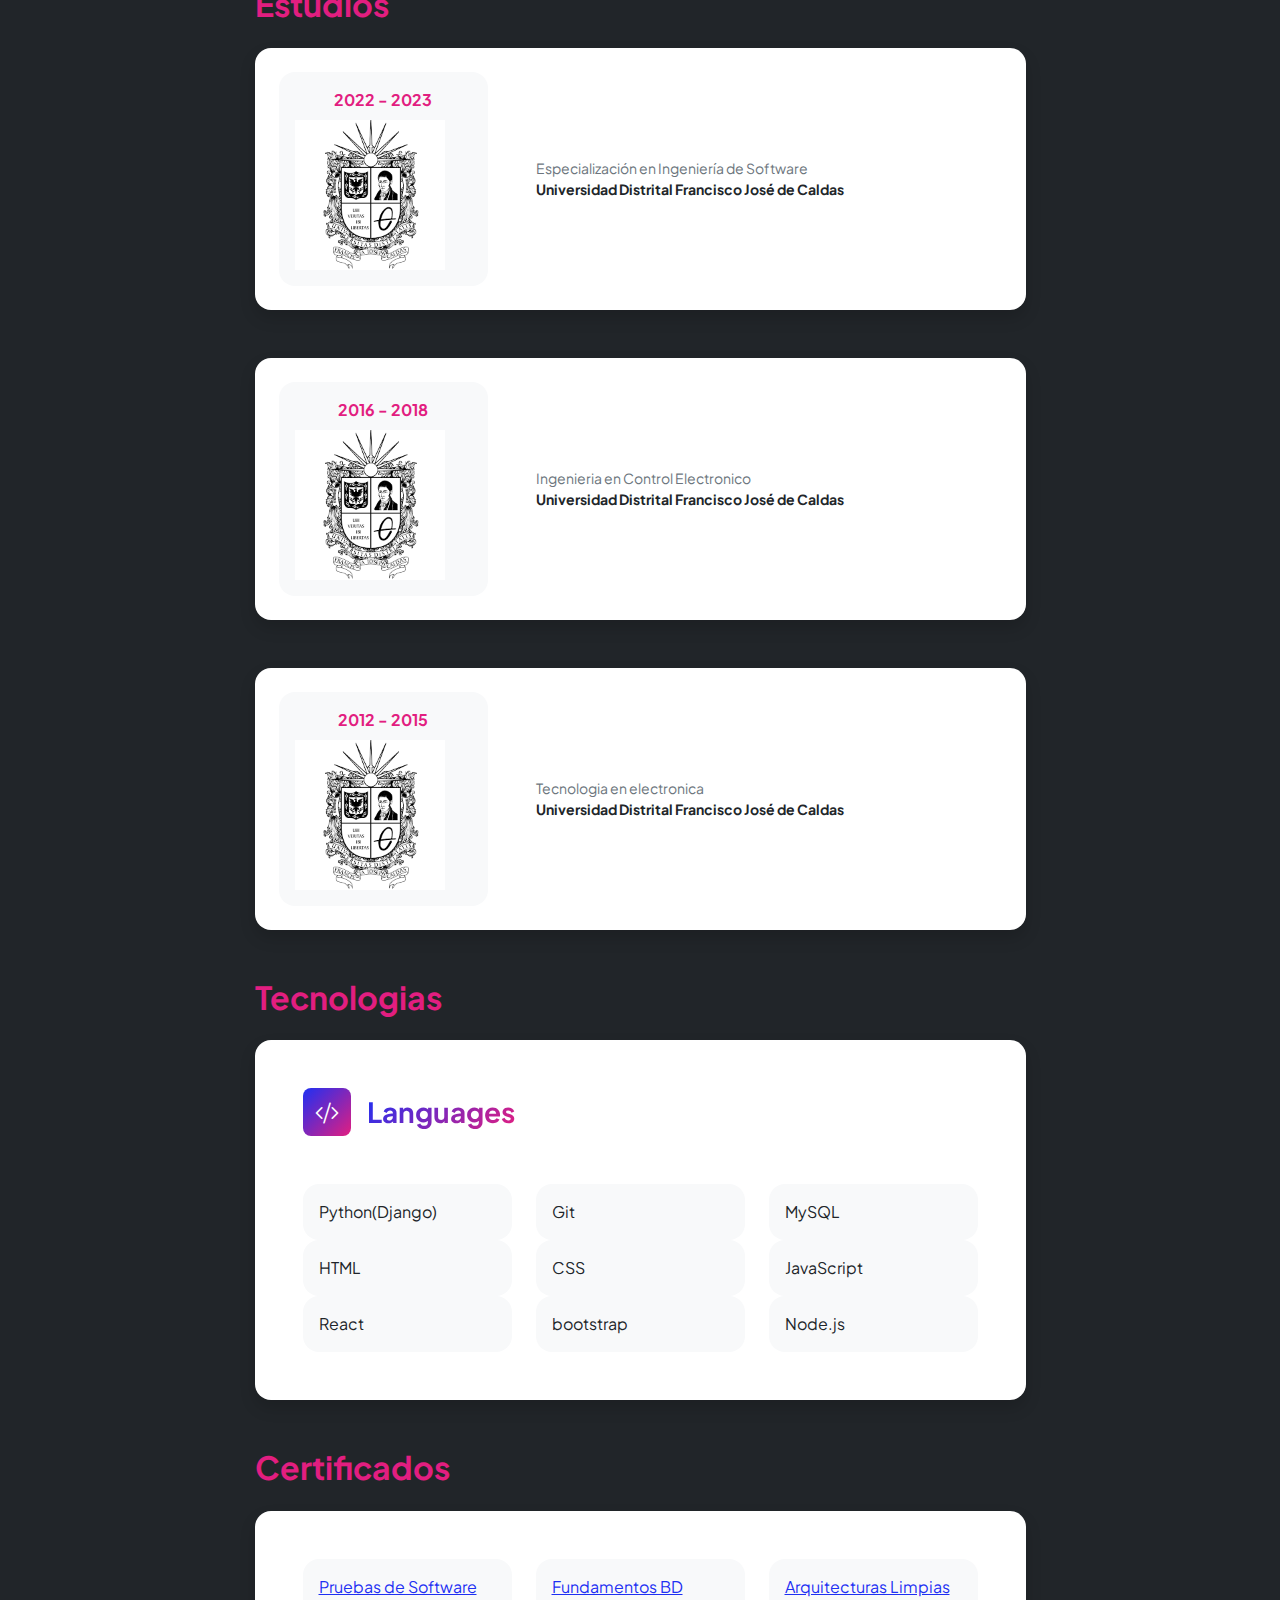
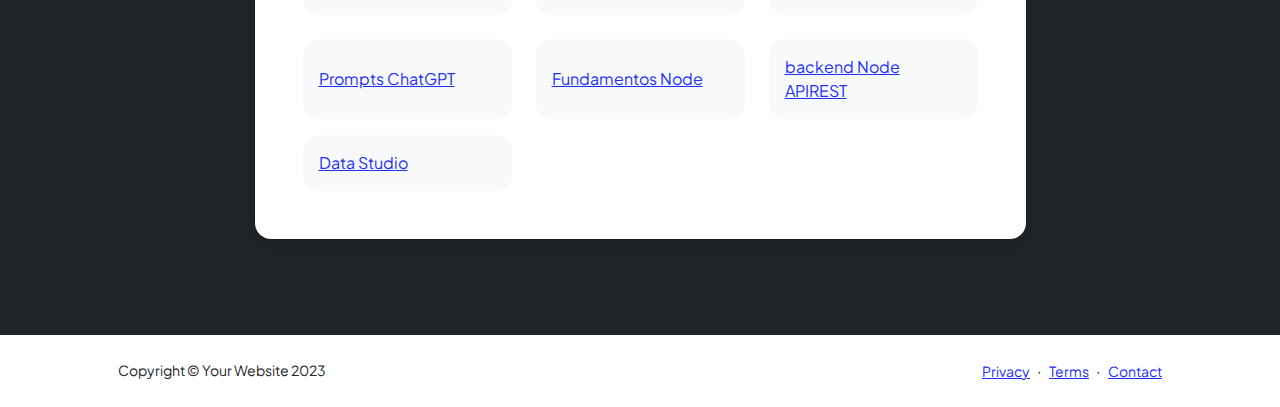
<file: resume.html>
<!DOCTYPE html>
<html lang="en">
    <head>
        <meta charset="utf-8" />
        <meta name="viewport" content="width=device-width, initial-scale=1, shrink-to-fit=no" />
        <meta name="description" content="" />
        <meta name="author" content="" />
        <title>Personal - Hoja de vida Template</title>
        <!-- Favicon-->
        <link rel="icon" type="image/x-icon" href="assets/favicon.ico" />
        <!-- Custom Google font-->
        <link rel="preconnect" href="https://fonts.googleapis.com" />
        <link rel="preconnect" href="https://fonts.gstatic.com" crossorigin />
        <link href="https://fonts.googleapis.com/css2?family=Plus+Jakarta+Sans:wght@100;200;300;400;500;600;700;800;900&amp;display=swap" rel="stylesheet" />
        <!-- Bootstrap icons-->
        <link href="https://cdn.jsdelivr.net/npm/bootstrap-icons@1.8.1/font/bootstrap-icons.css" rel="stylesheet" />
        <!-- Core theme CSS (includes Bootstrap)-->
        <link href="css/styles.css" rel="stylesheet" />
    </head>
    <body class="d-flex flex-column h-100 bg-dark">
        <main class="flex-shrink-0">
            <!-- Navigation-->
            <nav class="navbar navbar-expand-lg navbar-light bg-white py-3">
                <div class="container px-5">
                    <a class="navbar-brand" href="index.html"><span class="fw-bolder text-primary">Portafolio</span></a>
                    <button class="navbar-toggler" type="button" data-bs-toggle="collapse" data-bs-target="#navbarSupportedContent" aria-controls="navbarSupportedContent" aria-expanded="false" aria-label="Toggle navigation"><span class="navbar-toggler-icon"></span></button>
                    <div class="btn-group navbar-nav ms-auto mb-2 mb-lg-0 small fw-bolder"" role="group" aria-label="Basic outlined example">
                        <a class="btn btn-outline-primary" href="index.html">Inicio</a>
                        <a class="btn btn-outline-primary" href="resume.html">HV</a>
                        <a class="btn btn-outline-primary" href="projects.html">Proyectos</a>
                        
                      </div>
                </div>
            </nav>
            <!-- Page Content-->
            <div class="container px-5 my-5">
                <div class="text-center mb-5">
                    <h1 class="display-5 fw-bolder mb-0"><span class="text-gradient d-inline">Resumen</span></h1>
                </div>
                <div class="row gx-5 justify-content-center">
                    <div class="col-lg-11 col-xl-9 col-xxl-8">
                        <!-- Experience Section-->
                        <section>
                            <div class="d-flex align-items-center justify-content-between mb-4">
                                <h2 class="text-primary fw-bolder mb-0">Experiencia</h2>
                                <!-- Download resume button-->
                                <!-- Note: Set the link href target to a PDF file within your project-->
                               
                                <a class="btn btn-primary px-4 py-3" href="C:\Users\bbarinas\Desktop\prueba\startbootstrap-personal-gh-pages\startbootstrap-personal-gh-pages\assets\HDF.pdf" download="HDF.pdf">
                                    <div class="d-inline-block bi bi-download me-2"></div>
                                    Descargar Currículum
                                </a>

                                <div class="d-flex align-items-center justify-content-between mb-4">
                                    
                                </div>

                            </div>
                            <!-- Experience Card 1-->
                            <div class="card shadow border-0 rounded-4 mb-5">
                                <div class="card-body p-5">
                                    <div class="row align-items-center gx-5">
                                        <div class="col text-center text-lg-start mb-4 mb-lg-0">
                                            <div class="bg-light p-4 rounded-4">
                                                <div class="text-primary fw-bolder mb-2 " style="font-size: 12px;">05/12/2022 - Actualmente</div>
                                                <div class="small fw-bolder">Ingeniero de desarrollo</div>
                                                <div class="small text-muted">Recaudo bogotá</div>
                                                <img class="profile-img img-fluid" src="assets/recaudo.jpg" alt="..." width="210px" />
                                                
                                            </div>
                                        </div>
                                        <div class="col-lg-8"><div><strong>Funciones:</strong>como ingeniero de desarrollo en Recaudo Bogotá, me especializo en la programación de proyectos que involucran una variedad de tecnologías y herramientas clave, como HTML, CSS, JavaScript, Django, MySQL, Bootstrap, Node.js y Git. Mi labor se enfoca en el desarrollo de aplicaciones y sistemas que desempeñan un papel fundamental en la mejora de la movilidad de los ciudadanos de Bogotá.

                                            Algunos de mis proyectos más destacados incluyen sistemas como 'Discapacidad' y 'Sisben'. Estas aplicaciones permiten a los usuarios verificar su elegibilidad para acceder a los beneficios del Sistema Integrado de Transporte Público (SITP) y Transmilenio en Bogotá.</div></div>
                                    </div>
                                </div>
                            
                            


                            </div>
                            <!-- Experience Card 2-->
                            <div class="card shadow border-0 rounded-4 mb-5">
                                <div class="card-body p-5">
                                    <div class="row align-items-center gx-5">
                                        <div class="col text-center text-lg-start mb-4 mb-lg-0">
                                            <div class="bg-light p-4 rounded-4">
                                                <div class="text-primary fw-bolder mb-2" style="font-size: 12px;">15/01/2021-04/12/2022</div>
                                                <div class="small fw-bolder">Ingeniero de desarrollo</div>
                                                <div class="small text-muted">Gecko technology</div>
                                                <img class="profile-img img-fluid" src="assets/gecko.jpg" alt="..." width="210px" />
                                               
                                            </div>
                                        </div>
                                        <div class="col-lg-8"><div><strong>Funciones:</strong> Desarrollo de código e integración para proyectos específicos de seguridad electrónica, haciendo uso de tecnologías como Python, MySQL, jQuery, microcontroladores, Raspberry Pi, y otras herramientas pertinentes. Mi  objetivo era garantizar tanto la calidad como la capacidad de respuesta en las aplicaciones en las que trabaje, asegurando su integración en los sistemas de seguridad</div></div>
                                    </div>
                                </div>
                            </div>
                        </section>

                        <!-- Experience Card 3-->
                        <div class="card shadow border-0 rounded-4 mb-5">
                            <div class="card-body p-5">
                                <div class="row align-items-center gx-5">
                                    <div class="col text-center text-lg-start mb-4 mb-lg-0">
                                        <div class="bg-light p-4 rounded-4">
                                            <div class="text-primary fw-bolder mb-2 " style="font-size: 12px;">28/05/2020-31/05/2020</div>
                                            <div class="small fw-bolder">Interventor Tecnico</div>
                                            <div class="small text-muted">Univeridad Distrital Francisco Jose de Caldas</div>
                                            <img class="profile-img img-fluid" src="assets/ud.png" alt="..." width="210px" />
                                            
                                        </div>
                                    </div>
                                    <div class="col-lg-8"><div><strong>Funciones:</strong>Realizar visitas regularmente a verificar los avances de las
                                        diferentes sedes del proyecto realizando informe para las mismas, verificar
                                        entrega instalación configuración y puesta en marcha para los equipos
                                        entregados durante el proyecto(Access Point, switch de segunda, servidores,
                                        firewall, nodo de hiperconvergencia, ups, tablero red regulada y puntos de
                                        red), además de realizar el levantamiento de las actas para la entrega de los
                                        equipos</div></div>
                                </div>
                            </div>
                        
                        


                        </div>


                        <!-- Education Section-->
                        <section>
                            <h2 class="text-secondary fw-bolder mb-4">Estudios</h2>
                            <!-- Education Card 1-->

                            <div class="card shadow border-0 rounded-4 mb-5">
                                <div class="card-body p-4">
                                    <div class="row align-items-center gx-5">
                                        <div class="col text-center text-lg-start mb-4 mb-lg-0">
                                            <div class="bg-light p-3 rounded-4">
                                                <div class="text-secondary text-center fw-bolder mb-2">2022 - 2023</div>
                                                <div class="mb-2"></div>
                                                <div class="fst-italic">
                                                    <img class="profile-img img-fluid" src="assets/ud.png" alt="..." width="150px">
                                                </div>
                                            </div>
                                        </div>
                                        <div class="col-lg-8">
                                            <div class="small text-muted">Especialización en Ingeniería de Software</div>
                                            <div class="small fw-bolder">Universidad Distrital Francisco José de Caldas</div>
                                        </div>
                                    </div>
                                </div>
                            </div>

                            <!-- Education Card 2-->

                            <div class="card shadow border-0 rounded-4 mb-5">
                                <div class="card-body p-4">
                                    <div class="row align-items-center gx-5">
                                        <div class="col text-center text-lg-start mb-4 mb-lg-0">
                                            <div class="bg-light p-3 rounded-4">
                                                <div class="text-secondary text-center fw-bolder mb-2">2016 - 2018</div>
                                                <div class="mb-2"></div>
                                                <div class="fst-italic">
                                                    <img class="profile-img img-fluid" src="assets/ud.png" alt="..." width="150px">
                                                </div>
                                            </div>
                                        </div>
                                        <div class="col-lg-8">
                                            <div class="small text-muted">Ingenieria en Control Electronico</div>
                                            <div class="small fw-bolder">Universidad Distrital Francisco José de Caldas</div>
                                        </div>
                                    </div>
                                </div>
                            </div>


                            <!-- Education Card 2-->

                            <div class="card shadow border-0 rounded-4 mb-5">
                                <div class="card-body p-4">
                                    <div class="row align-items-center gx-5">
                                        <div class="col text-center text-lg-start mb-4 mb-lg-0">
                                            <div class="bg-light p-3 rounded-4">
                                                <div class="text-secondary text-center fw-bolder mb-2">2012 - 2015</div>
                                                <div class="mb-2"></div>
                                                <div class="fst-italic">
                                                    <img class="profile-img img-fluid" src="assets/ud.png" alt="..." width="150px">
                                                </div>
                                            </div>
                                        </div>
                                        <div class="col-lg-8">
                                            <div class="small text-muted">Tecnologia en electronica</div>
                                            <div class="small fw-bolder">Universidad Distrital Francisco José de Caldas</div>
                                        </div>
                                    </div>
                                </div>
                            </div>
                        
                        </section>


                        <h2 class="text-secondary fw-bolder mb-4">Tecnologias</h2>


                        <section>
                            <!-- Skillset Card-->
                            <div class="card shadow border-0 rounded-4 mb-5">
                                <div class="card-body p-5">
                                    
                                    <!-- Languages list-->
                                    <div class="mb-0">
                                        <div class="d-flex align-items-center mb-4">
                                            <div class="feature bg-primary bg-gradient-primary-to-secondary text-white rounded-3 me-3"><i class="bi bi-code-slash"></i></div>
                                            <h3 class="fw-bolder mb-0"><span class="text-gradient d-inline">Languages</span></h3>
                                        </div>
                                        <div class="row row-cols-1 row-cols-md-3 mb-4">
                                            
                                            <!-- <div class="col mb-4 mb-md-0">
                                                
                                              </div>
                                              <div class="col mb-4 mb-md-0"><div class="d-flex align-items-center bg-light rounded-4 p-3 h-100">JavaScript</div></div>
                                              <div class="col mb-4 mb-md-0"><div class="d-flex align-items-center bg-light rounded-4 p-3 h-100">HTML</div></div>
                                            <div class="col"><div class="d-flex align-items-center bg-light rounded-4 p-3 h-100">CSS</div></div> -->
                                            
                                            
                                        </div class="row row-cols-1 row-cols-md-3 mb-4">

                                        <div class="row row-cols-1 row-cols-md-3">
                                            <div class="col mb-4 mb-md-0"><div class="d-flex align-items-center bg-light rounded-4 p-3 h-100">Python(Django)</div></div>
                                            <div class="col mb-4 mb-md-0"><div class="d-flex align-items-center bg-light rounded-4 p-3 h-100">Git</div></div>
                                            <div class="col"><div class="d-flex align-items-center bg-light rounded-4 p-3 h-100">MySQL</div></div>
                                        </div>


                                        <div class="row row-cols-1 row-cols-md-3">
                                            <div class="col mb-4 mb-md-0"><div class="d-flex align-items-center bg-light rounded-4 p-3 h-100">HTML</div></div>
                                            <div class="col mb-4 mb-md-0"><div class="d-flex align-items-center bg-light rounded-4 p-3 h-100">CSS</div></div>
                                            <div class="col"><div class="d-flex align-items-center bg-light rounded-4 p-3 h-100">JavaScript</div></div>
                                        </div>

                                        <div class="row row-cols-1 row-cols-md-3">
                                            <div class="col mb-4 mb-md-0"><div class="d-flex align-items-center bg-light rounded-4 p-3 h-100">React</div></div>
                                            <div class="col mb-4 mb-md-0"><div class="d-flex align-items-center bg-light rounded-4 p-3 h-100">bootstrap</div></div>
                                            <div class="col"><div class="d-flex align-items-center bg-light rounded-4 p-3 h-100">Node.js</div></div>
                                        </div>

                                    </div>
                                </div>
                            </div>
                        </section>

                        
                        <h2 class="text-secondary fw-bolder mb-4">Certificados</h2>

                        <section>
                            <!-- Skillset Card-->
                            <div class="card shadow border-0 rounded-4 mb-5">
                                <div class="card-body p-5">
                                    <!-- Professional skills list-->
                                    <!-- Languages list-->
                                    <div class="mb-0">
                                        
                                        
                                        <div class="row row-cols-1 row-cols-md-3 mb-4">
                                            <div class="col mb-4 mb-md-0"><a href="C:\Users\bbarinas\Desktop\prueba\startbootstrap-personal-gh-pages\startbootstrap-personal-gh-pages\assets\certificados\diploma-pruebas-software.pdf">
                                                <div class="d-flex align-items-center bg-light rounded-4 p-3 h-100">Pruebas de Software</div>
                                              </a></div>
                                            
                                            <div class="col mb-4 mb-md-0"><a href="C:\Users\bbarinas\Desktop\prueba\startbootstrap-personal-gh-pages\startbootstrap-personal-gh-pages\assets\certificados\diploma-bd.pdf">
                                                <div class="d-flex align-items-center bg-light rounded-4 p-3 h-100">Fundamentos BD</div>
                                              </a></div>

                                            <div class="col mb-4 mb-md-0"><a href="C:\Users\bbarinas\Desktop\prueba\startbootstrap-personal-gh-pages\startbootstrap-personal-gh-pages\assets\certificados\diploma-arquitecturas-limpias.pdf">
                                                <div class="d-flex align-items-center bg-light rounded-4 p-3 h-100">Arquitecturas Limpias</div>
                                              </a></div>

                                            
                                        </div>
                                        <div class="row row-cols-1 row-cols-md-3">
                                            <div class="col mb-4 mb-md-0"><a href="C:\Users\bbarinas\Desktop\prueba\startbootstrap-personal-gh-pages\startbootstrap-personal-gh-pages\assets\certificados\diploma-chatgpt.pdf">
                                                <div class="d-flex align-items-center bg-light rounded-4 p-3 h-100">Prompts ChatGPT</div>
                                              </a></div>
                                            
                                            <div class="col mb-4 mb-md-0"><a href="C:\Users\bbarinas\Desktop\prueba\startbootstrap-personal-gh-pages\startbootstrap-personal-gh-pages\assets\certificados\diploma-fundamentos-node.pdf">
                                                <div class="d-flex align-items-center bg-light rounded-4 p-3 h-100">Fundamentos Node</div>
                                              </a></div>
                                            
                                            <div class="col mb-4 mb-md-0"><a href="C:\Users\bbarinas\Desktop\prueba\startbootstrap-personal-gh-pages\startbootstrap-personal-gh-pages\assets\certificados\diploma-backend-nodejs.pdf">
                                                <div class="d-flex align-items-center bg-light rounded-4 p-3 h-100">backend Node APIREST</div>
                                              </a></div>
 

                                        </div>

                                        <div class="row row-cols-1 row-cols-md-3">
                                            <div class="col mb-4 mb-md-0 my-3"><a href="../startbootstrap-personal-gh-pages/assets/certificados/diploma-data-studio.pdf">
                                                <div class="d-flex align-items-center bg-light rounded-4 p-3 h-100">Data Studio</div>
                                              </a></div>
                                            
                                            
                                            
                                            
 

                                        </div>


                                    </div>
                                </div>
                            </div>
                        </section>
                    </div>
                </div>
            </div>
        </main>
        <!-- Footer-->
        <footer class="bg-white py-4 mt-auto">
            <div class="container px-5">
                <div class="row align-items-center justify-content-between flex-column flex-sm-row">
                    <div class="col-auto"><div class="small m-0">Copyright &copy; Your Website 2023</div></div>
                    <div class="col-auto">
                        <a class="small" href="#!">Privacy</a>
                        <span class="mx-1">&middot;</span>
                        <a class="small" href="#!">Terms</a>
                        <span class="mx-1">&middot;</span>
                        <a class="small" href="#!">Contact</a>
                    </div>
                </div>
            </div>
        </footer>
        <!-- Bootstrap core JS-->
        <script src="https://cdn.jsdelivr.net/npm/bootstrap@5.2.3/dist/js/bootstrap.bundle.min.js"></script>
        <!-- Core theme JS-->
        <script src="js/scripts.js"></script>
    </body>
</html>
</file>
